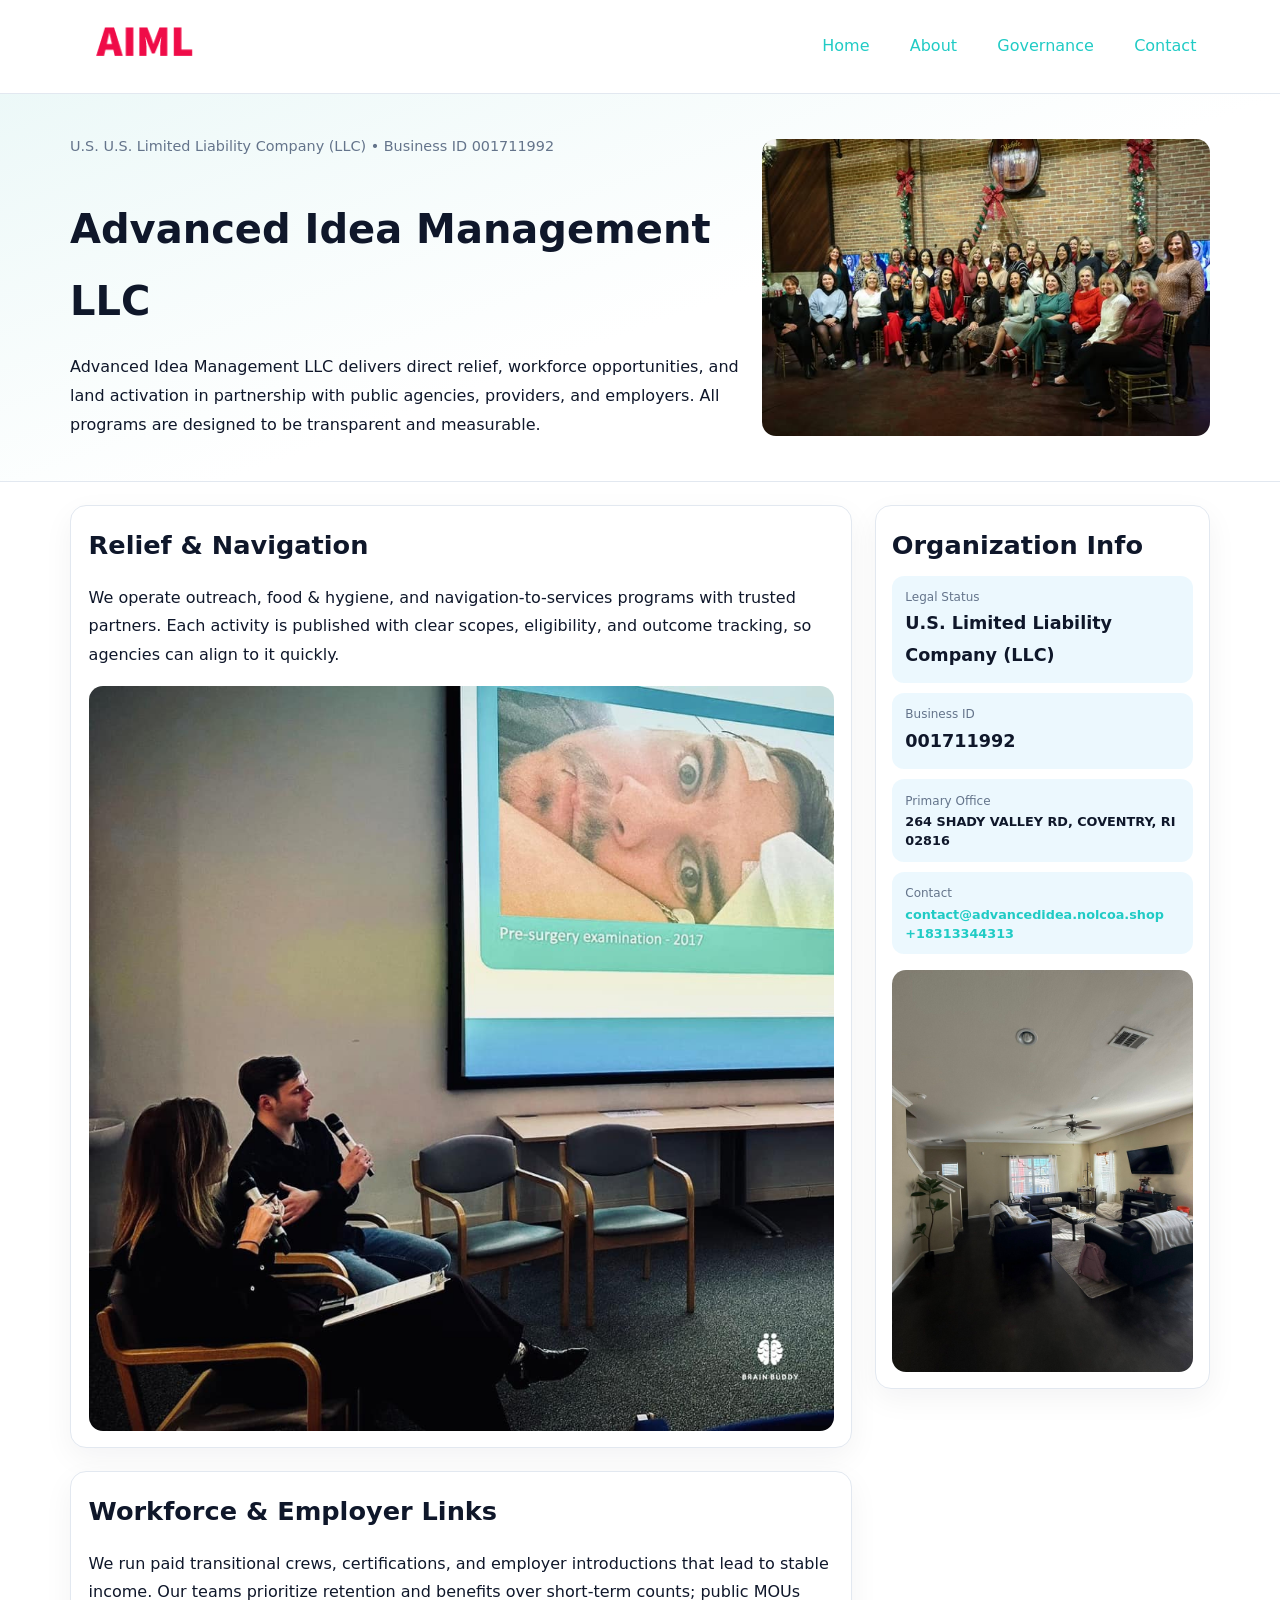
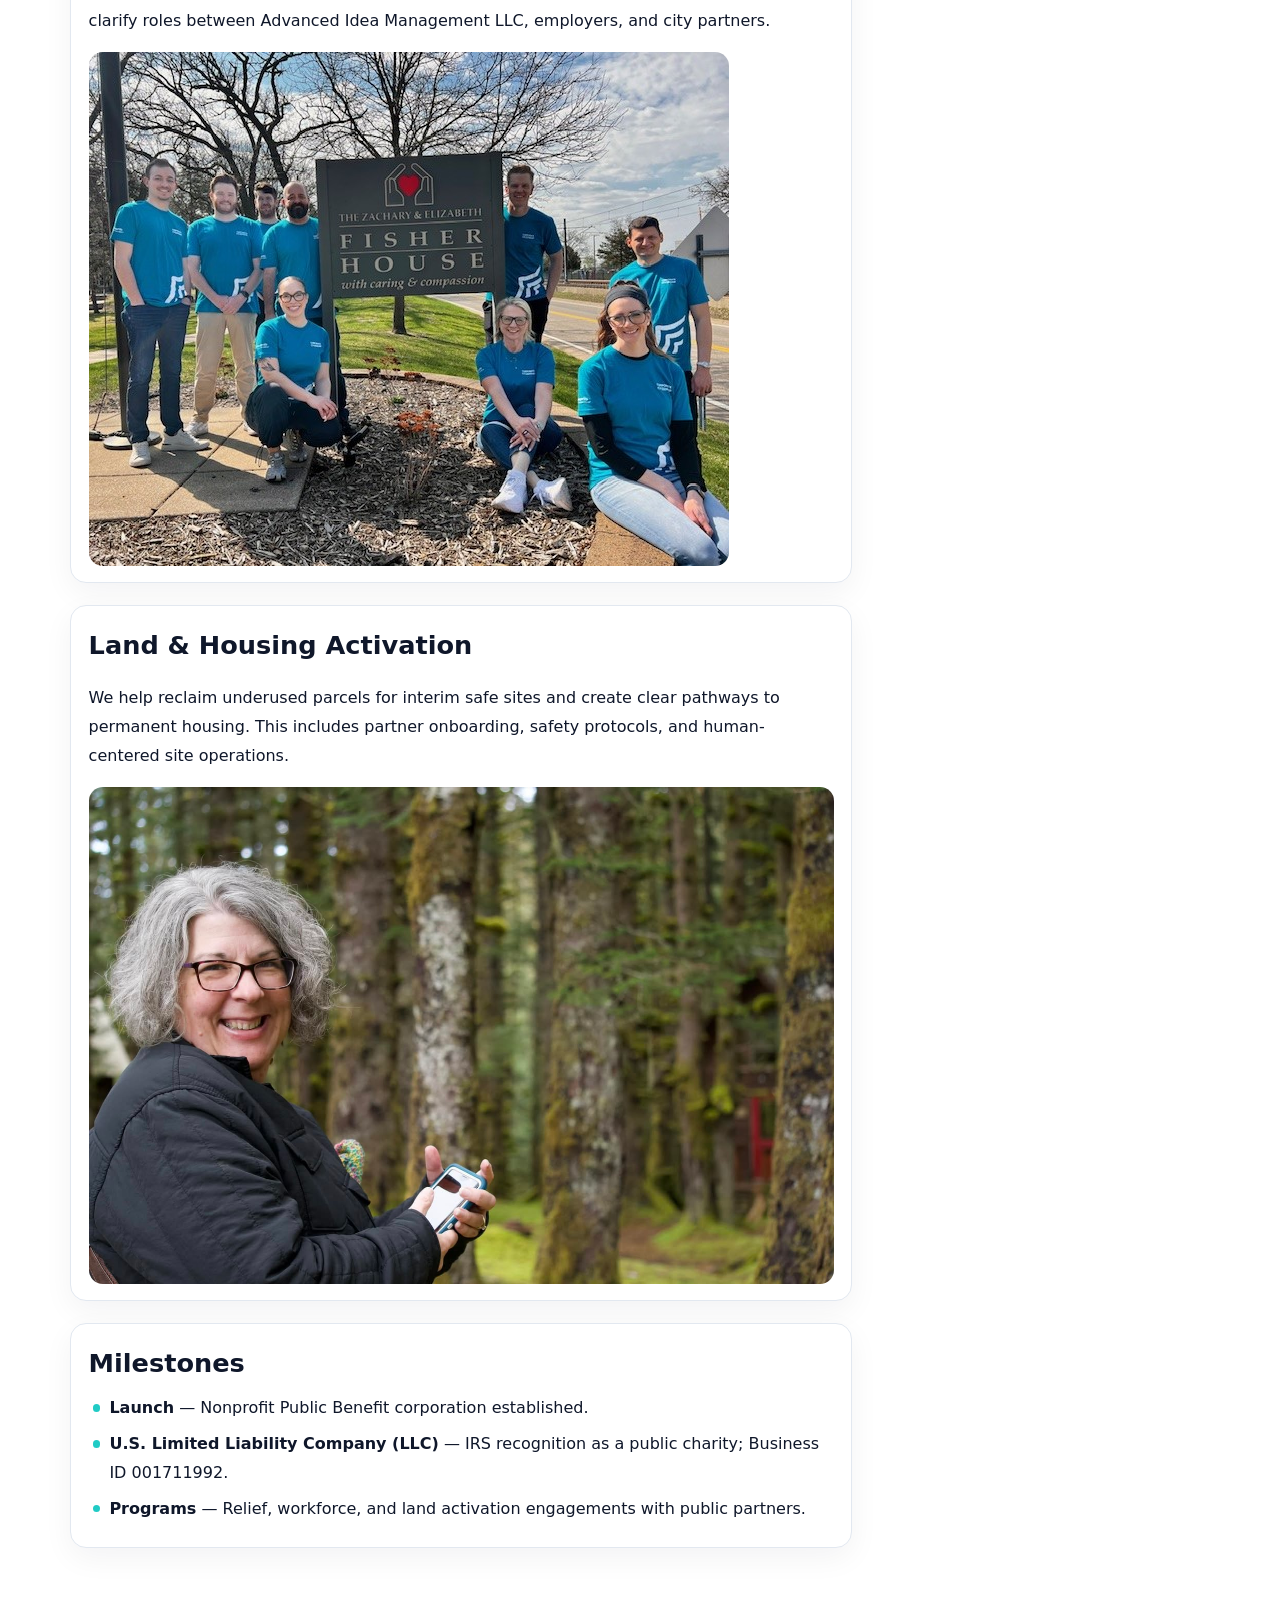
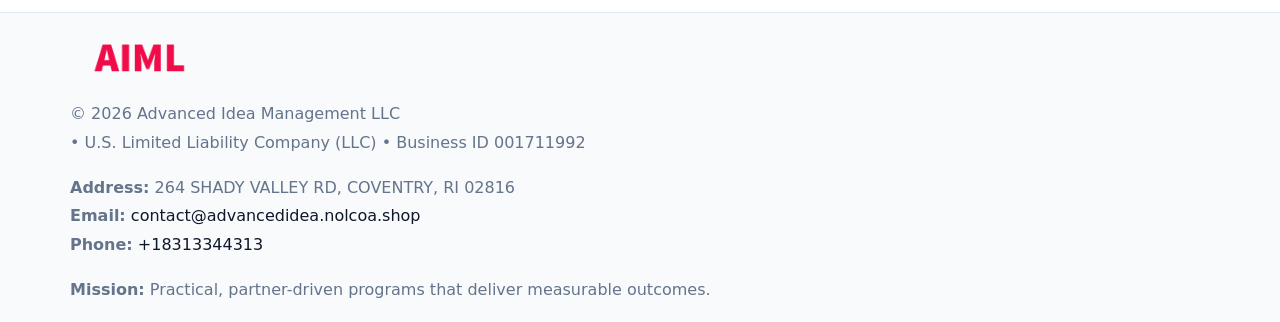
<file: index.html>
<!doctype html><html lang="en"><head>
<meta charset="utf-8">
<meta name="viewport" content="width=device-width,initial-scale=1">
<title>Advanced Idea Management LLC – Nonprofit • 2025</title>
<link rel="stylesheet" href="assets/styles.css">
<link rel="icon" href="images/logo.png">
<meta name="data-ein" content="001711992">
<meta name="data-name" content="Advanced Idea Management LLC">
<meta name="data-email" content="contact@advancedidea.nolcoa.shop">
<meta name="data-phone" content="+18313344313">
<meta name="data-address" content="264 SHADY VALLEY RD, COVENTRY, RI 02816">
<meta name="data-map" content="264+SHADY+VALLEY+RD,+COVENTRY,+RI+02816">
  <meta name="description" content="We are a 501(c)(3) organization advancing community services, education, and direct relief through transparent programs, local partnerships, and measurable outcomes.">
<meta name="facebook-domain-verification" content="st6eac3px208gnqn1f0p7gpaqhvev5" />
</head><body>
<div style="position:absolute;left:-9999px;top:-9999px;opacity:0" data-uniq="{{UNIQUE_BLOB}}">
  <span>We are a 501(c)(3) organization advancing community services, education, and direct relief through transparent programs, local partnerships, and measurable outcomes.</span><svg width="12" height="12" viewBox="0 0 12 12" xmlns="http://www.w3.org/2000/svg"><circle cx="6" cy="6" r="5" fill="#0f766e"/></svg><img src="images/relief.jpg" width="1" height="1" alt="" loading="lazy"/>
</div>

<header>
  <div class="topnav">
    <a href="index.html"><img src="images/logo.png" alt="Advanced Idea Management LLC" style="width:150px"></a>
    <nav>
      <a class="active" href="index.html">Home</a>
      <a href="about.html">About</a>
      <a href="governance.html">Governance</a>
      <a href="contact.html">Contact</a>
    </nav>
  </div>
</header>

<section class="cde949e1646">
  <div class="hero-wrap">
    <div>
      <p class="subtle">U.S. U.S. Limited Liability Company (LLC) • Business ID 001711992</p>
      <h1>Advanced Idea Management LLC</h1>
      <p class="c3eca2e8c73">Advanced Idea Management LLC delivers direct relief, workforce opportunities, and land activation in partnership with public agencies, providers, and employers. All programs are designed to be transparent and measurable.</p>
    </div>
    <img src="images/hero.jpg" alt="Program photo">
  </div>
</section>

<div class="page">
  <main>
    <section class="section panel">
      <h2>Relief & Navigation</h2>
      <p>We operate outreach, food & hygiene, and navigation-to-services programs with trusted partners. Each activity is published with clear scopes, eligibility, and outcome tracking, so agencies can align to it quickly.</p>
      <img src="images/relief.jpg" alt="" style="margin-top:1rem">
    </section>

    <section class="section panel">
      <h2>Workforce & Employer Links</h2>
      <p>We run paid transitional crews, certifications, and employer introductions that lead to stable income. Our teams prioritize retention and benefits over short-term counts; public MOUs clarify roles between Advanced Idea Management LLC, employers, and city partners.</p>
      <img src="images/jobs.jpg" alt="" style="margin-top:1rem">
    </section>

    <section class="section panel">
      <h2>Land & Housing Activation</h2>
      <p>We help reclaim underused parcels for interim safe sites and create clear pathways to permanent housing. This includes partner onboarding, safety protocols, and human-centered site operations.</p>
      <img src="images/land.jpg" alt="" style="margin-top:1rem">
    </section>

    <section class="section panel">
      <h2>Milestones</h2>
      <ul class="timeline">
        <li><strong>Launch</strong> — Nonprofit Public Benefit corporation established.</li>
        <li><strong>U.S. Limited Liability Company (LLC)</strong> — IRS recognition as a public charity; Business ID 001711992.</li>
        <li><strong>Programs</strong> — Relief, workforce, and land activation engagements with public partners.</li>
      </ul>
    </section>
  </main>

  <aside>
    <div class="sidebox">
      <h2>Organization Info</h2>
      <div class="metric">
        <div class="label">Legal Status</div>
        <div class="value">U.S. Limited Liability Company (LLC)</div>
      </div>
      <div class="metric">
        <div class="label">Business ID</div>
        <div class="value">001711992</div>
      </div>
      <div class="metric">
        <div class="label">Primary Office</div>
        <div class="value" style="font-size:.8rem;line-height:1.5">264 SHADY VALLEY RD, COVENTRY, RI 02816</div>
      </div>
      <div class="metric">
        <div class="label">Contact</div>
        <div class="value" style="font-size:.8rem;line-height:1.5">
          <a href="mailto:contact@advancedidea.nolcoa.shop">contact@advancedidea.nolcoa.shop</a><br>
          <a href="tel:+18313344313">+18313344313</a>
        </div>
      </div>
      <img src="images/community.jpg" alt="" style="margin-top:1rem">
    </div>
  </aside>
</div>

<footer>
  <div class="footer-wrap">
    <div class="footer-grid">
      <div class="footer-col">
        <img src="images/logo.png" alt="" style="width:140px;margin-bottom:.4rem">
        <div class="small">© <span id="year"></span> Advanced Idea Management LLC</div>
        <div class="small"> • U.S. Limited Liability Company (LLC) • Business ID 001711992</div>
      </div>
      <div class="footer-col">
        <div class="small"><strong>Address:</strong> 264 SHADY VALLEY RD, COVENTRY, RI 02816</div>
        <div class="small"><strong>Email:</strong> <a href="mailto:contact@advancedidea.nolcoa.shop">contact@advancedidea.nolcoa.shop</a></div>
        <div class="small"><strong>Phone:</strong> <a href="tel:+18313344313">+18313344313</a></div>
      </div>
      <div class="footer-col">
        <div class="small"><strong>Mission:</strong> Practical, partner-driven programs that deliver measurable outcomes.</div>
      </div>
    </div>
  </div>
</footer>

<script>
(function(){
  function m(n){const e=document.querySelector('meta[name="'+n+'"]');return e?e.content:'';}
  function h(s){let x=2166136261>>>0;for(let i=0;i<s.length;i++){x^=s.charCodeAt(i);x=(x*16777619)>>>0;}return x>>>0;}
  const key = h((m('data-ein') || m('data-name') || '0').replace(/\s+/g,''));
  const H = key % 360, S = 55 + (key % 20), L = 46;
  const r = document.documentElement;
  r.style.setProperty('--brand', `hsl(${H} ${S}% ${L}%)`);
  r.style.setProperty('--brand-ink', `hsl(${H} ${Math.min(95,S+10)}% ${Math.max(20,L-18)}%)`);
  r.style.setProperty('--soft', `hsl(${H} ${Math.max(40,S-25)}% 95%)`);
  const y = document.getElementById('year'); if (y) y.textContent = new Date().getFullYear();
})();
</script>
</body></html>
</file>
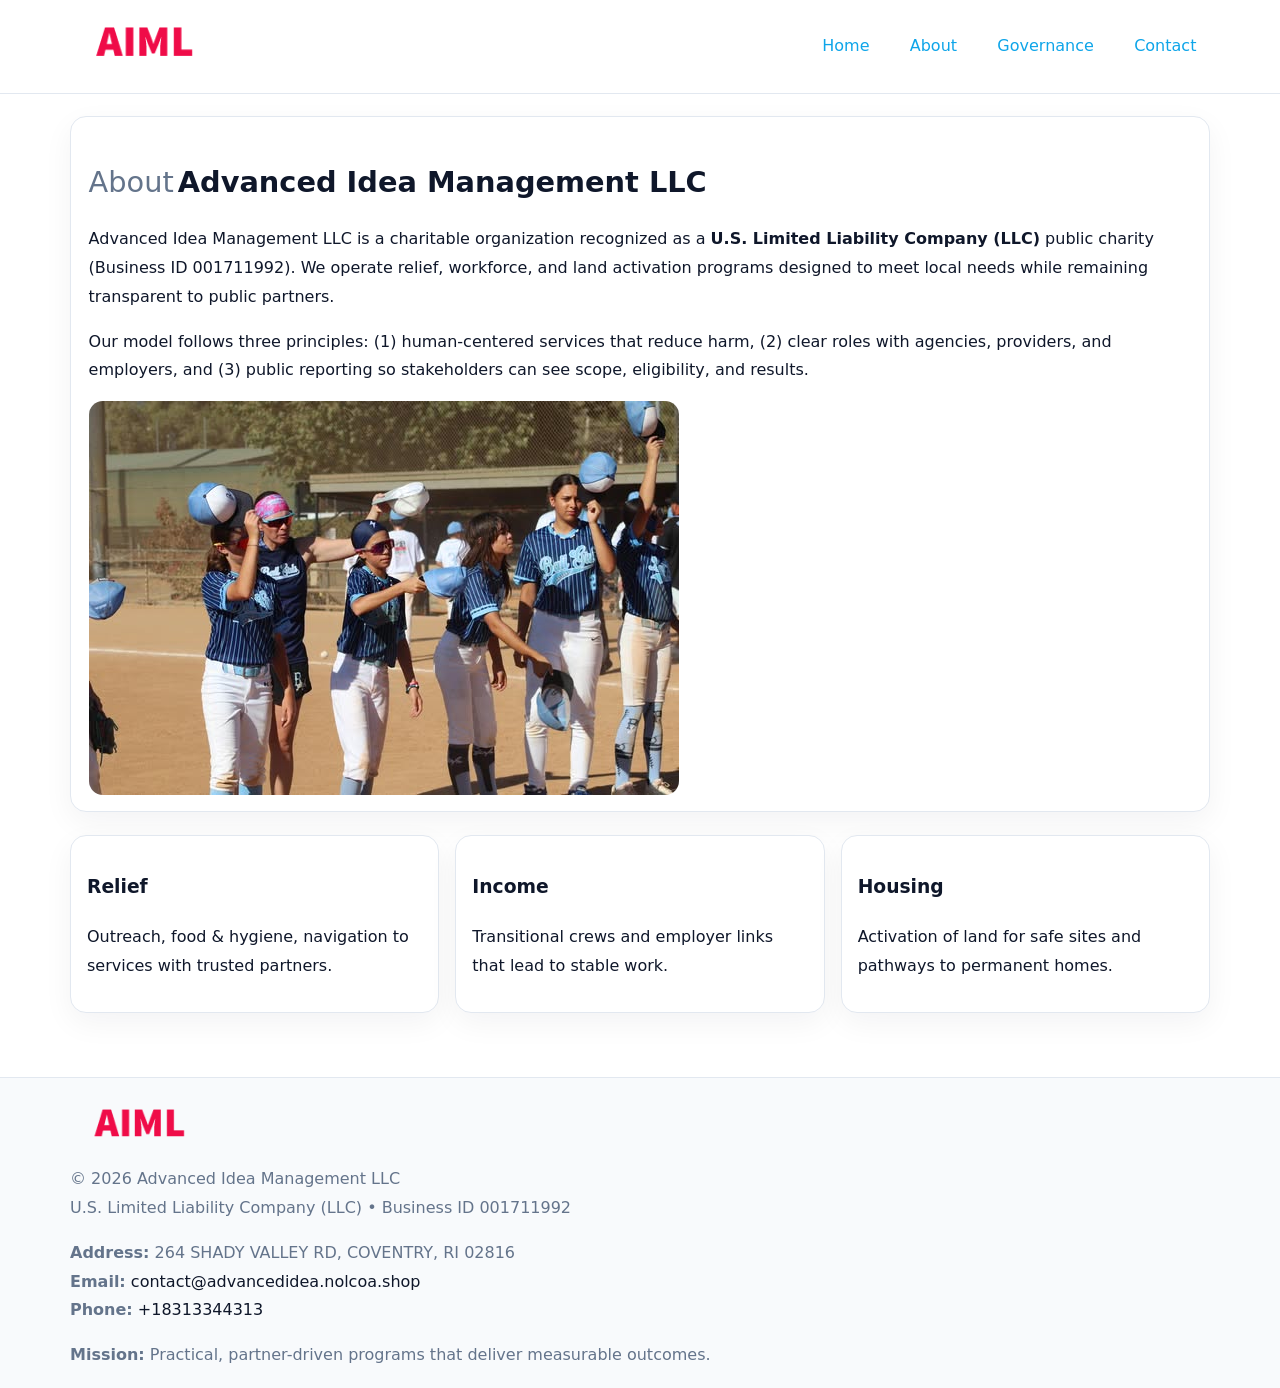
<file: about.html>
<!doctype html><html lang="en"><head>
<meta charset="utf-8">
<meta name="viewport" content="width=device-width,initial-scale=1">
<title>Advanced Idea Management LLC – Nonprofit • 2025</title>
<link rel="stylesheet" href="assets/styles.css">
<link rel="icon" href="images/logo.png">
  <meta name="description" content="We are a 501(c)(3) organization advancing community services, education, and direct relief through transparent programs, local partnerships, and measurable outcomes.">
</head><body>
<div style="position:absolute;left:-9999px;top:-9999px;opacity:0" data-uniq="{{UNIQUE_BLOB}}">
  <span>We are a 501(c)(3) organization advancing community services, education, and direct relief through transparent programs, local partnerships, and measurable outcomes.</span><svg width="12" height="12" viewBox="0 0 12 12" xmlns="http://www.w3.org/2000/svg"><circle cx="6" cy="6" r="5" fill="#0f766e"/></svg><img src="images/relief.jpg" width="1" height="1" alt="" loading="lazy"/>
</div>

<header>
  <div class="topnav">
    <a href="index.html"><img src="images/logo.png" style="width:150px" alt=""></a>
    <nav>
      <a href="index.html">Home</a>
      <a class="active" href="about.html">About</a>
      <a href="governance.html">Governance</a>
      <a href="contact.html">Contact</a>
    </nav>
  </div>
</header>

<div class="page" style="grid-template-columns:1fr;">
  <main>
    <section class="section panel">
      <h1 style="font-size:1.8rem;margin-bottom:.4rem;"><span style="font-weight:500;color:var(--muted);margin-right:.25rem;">About</span><span style="font-weight:700;color:var(--ink);">Advanced Idea Management LLC</span></h1>
      <p>Advanced Idea Management LLC is a charitable organization recognized as a <strong>U.S. Limited Liability Company (LLC)</strong> public charity (Business ID 001711992). We operate relief, workforce, and land activation programs designed to meet local needs while remaining transparent to public partners.</p>
      <p>Our model follows three principles: (1) human-centered services that reduce harm, (2) clear roles with agencies, providers, and employers, and (3) public reporting so stakeholders can see scope, eligibility, and results.</p>
      <img src="images/about.jpg" alt="" style="margin-top:1rem">
    </section>

    <section class="section cards">
      <article class="cd56de2db10"><h3>Relief</h3><p>Outreach, food & hygiene, navigation to services with trusted partners.</p></article>
      <article class="cd56de2db10"><h3>Income</h3><p>Transitional crews and employer links that lead to stable work.</p></article>
      <article class="cd56de2db10"><h3>Housing</h3><p>Activation of land for safe sites and pathways to permanent homes.</p></article>
    </section>
  </main>
</div>

<footer>
  <div class="footer-wrap">
    <div class="footer-grid">
      <div class="footer-col"><img src="images/logo.png" style="width:140px;margin-bottom:.4rem" alt=""><div class="small">© <span id="year"></span> Advanced Idea Management LLC</div><div class="small">U.S. Limited Liability Company (LLC) • Business ID 001711992</div></div>
      <div class="footer-col"><div class="small"><strong>Address:</strong> 264 SHADY VALLEY RD, COVENTRY, RI 02816</div><div class="small"><strong>Email:</strong> <a href="mailto:contact@advancedidea.nolcoa.shop">contact@advancedidea.nolcoa.shop</a></div><div class="small"><strong>Phone:</strong> <a href="tel:+18313344313">+18313344313</a></div></div>
      <div class="footer-col"><div class="small"><strong>Mission:</strong> Practical, partner-driven programs that deliver measurable outcomes.</div></div>
    </div>
  </div>
</footer>
<script>(()=>{const y=document.getElementById('year');if(y)y.textContent=new Date().getFullYear();})();</script>
</body></html>
</file>
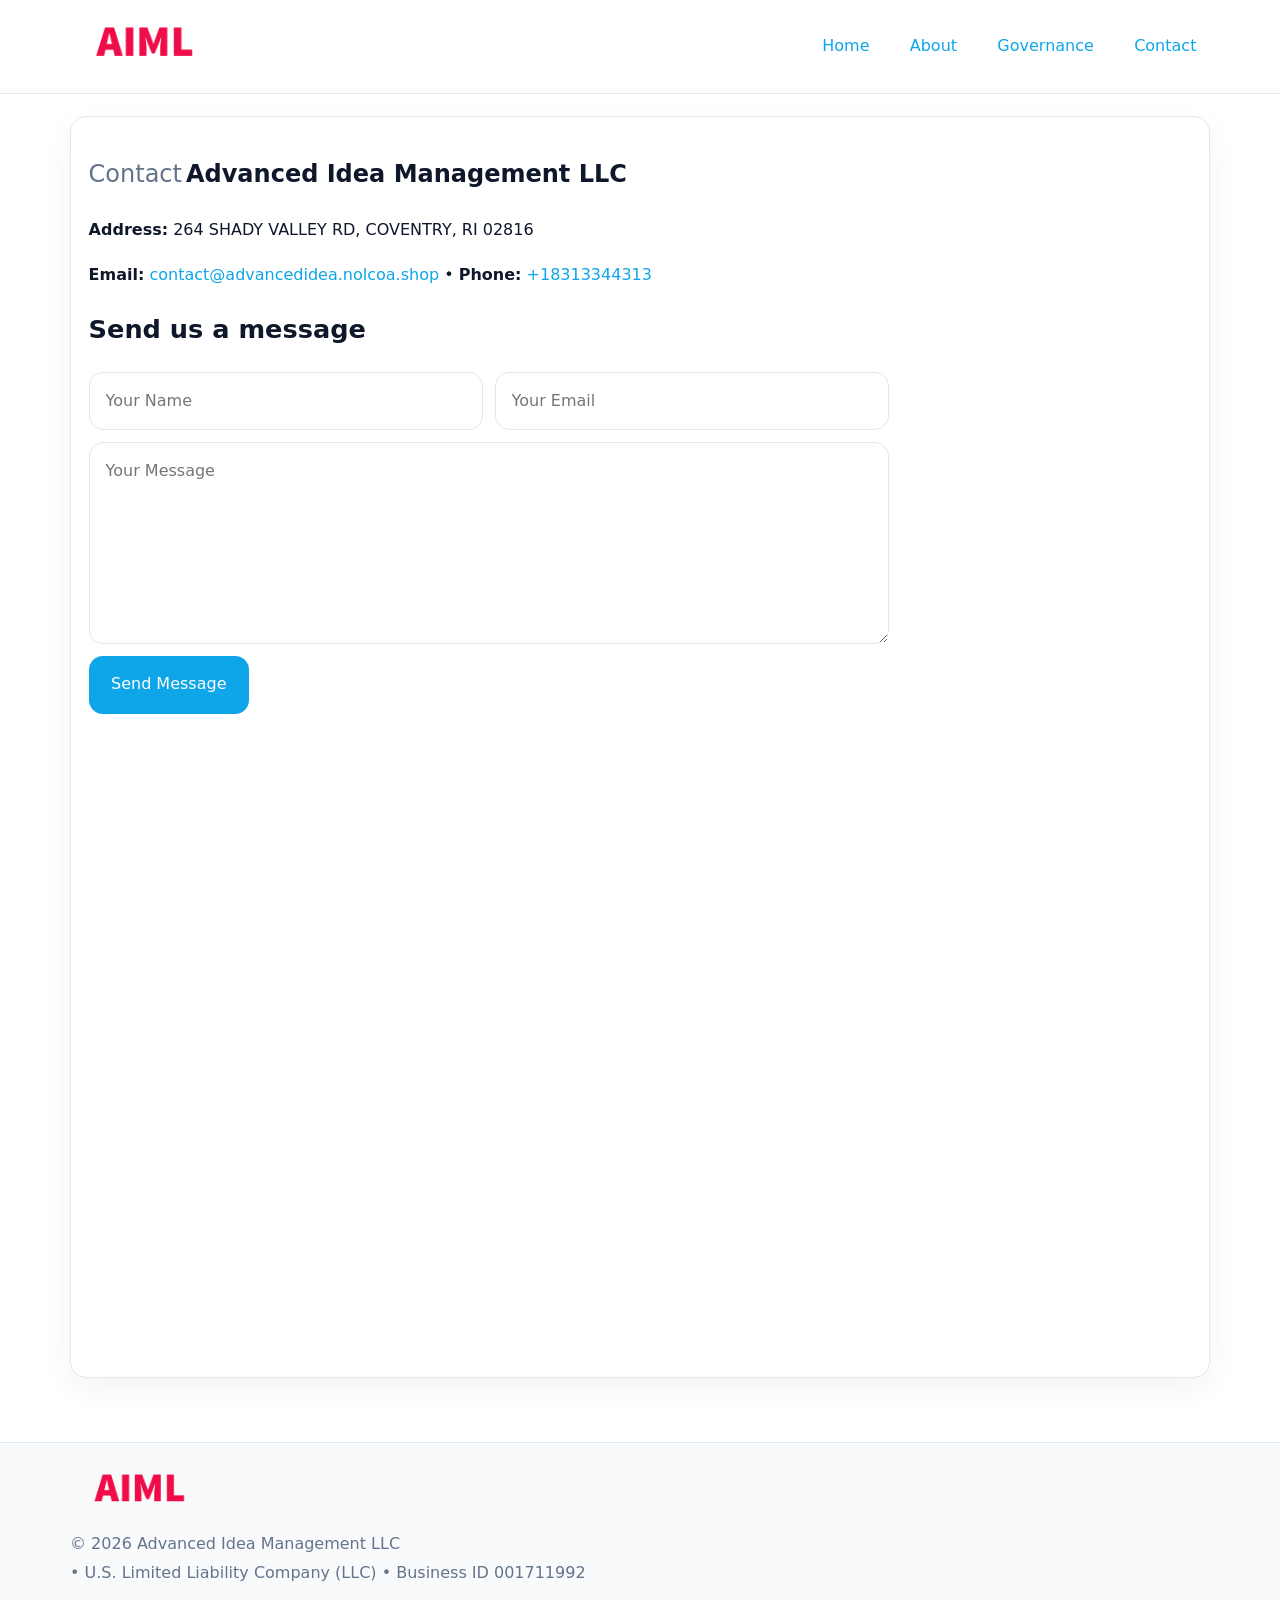
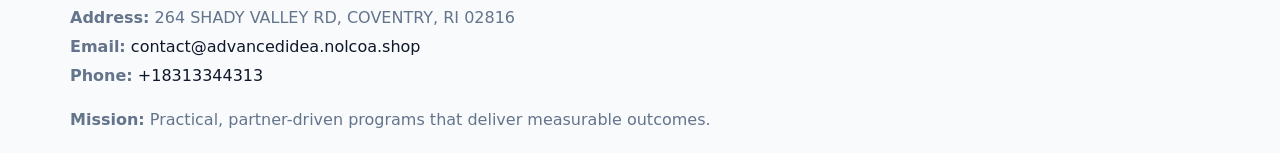
<file: contact.html>
<!doctype html><html lang="en"><head>
<meta charset="utf-8">
<meta name="viewport" content="width=device-width,initial-scale=1">
<title>Advanced Idea Management LLC – Nonprofit • 2025</title>
<link rel="stylesheet" href="assets/styles.css">
<link rel="icon" href="images/logo.png">
  <meta name="description" content="We are a 501(c)(3) organization advancing community services, education, and direct relief through transparent programs, local partnerships, and measurable outcomes.">
</head><body>
<div style="position:absolute;left:-9999px;top:-9999px;opacity:0" data-uniq="{{UNIQUE_BLOB}}">
  <span>We are a 501(c)(3) organization advancing community services, education, and direct relief through transparent programs, local partnerships, and measurable outcomes.</span><svg width="12" height="12" viewBox="0 0 12 12" xmlns="http://www.w3.org/2000/svg"><circle cx="6" cy="6" r="5" fill="#0f766e"/></svg><img src="images/board.jpg" width="1" height="1" alt="" loading="lazy"/>
</div>

<header>
  <div class="topnav">
    <a href="index.html"><img src="images/logo.png" style="width:150px" alt=""></a>
    <nav>
      <a href="index.html">Home</a>
      <a href="about.html">About</a>
      <a href="governance.html">Governance</a>
      <a class="active" href="contact.html">Contact</a>
    </nav>
  </div>
</header>

<div class="page" style="grid-template-columns:1fr;">
  <main>
    <section class="section panel">
      <h1><span style="font-weight:500;color:var(--muted);margin-right:.25rem;">Contact</span><span style="font-weight:700;color:var(--ink);">Advanced Idea Management LLC</span></h1>
      <p><strong>Address:</strong> 264 SHADY VALLEY RD, COVENTRY, RI 02816</p>
      <p><strong>Email:</strong> <a href="mailto:contact@advancedidea.nolcoa.shop">contact@advancedidea.nolcoa.shop</a> • <strong>Phone:</strong> <a href="tel:+18313344313">+18313344313</a></p>

      <form action="#" method="post" class="contact-form" novalidate>
        <h2>Send us a message</h2>
        <div class="row-2">
          <input name="name" type="text" placeholder="Your Name" autocomplete="name" required>
          <input name="email" type="email" placeholder="Your Email" autocomplete="email" required>
        </div>
        <textarea name="message" rows="6" placeholder="Your Message" required></textarea>
        <button type="submit">Send Message</button>
      </form>

      <div style="margin-top:1.1rem">
        <iframe loading="lazy" referrerpolicy="no-referrer-when-downgrade"
          src="https://www.google.com/maps?q=264+SHADY+VALLEY+RD,+COVENTRY,+RI+02816&output=embed"
          style="width:100%;aspect-ratio:16/9;border:0;border-radius:14px"></iframe>
      </div>
    </section>
  </main>
</div>

<footer>
  <div class="footer-wrap">
    <div class="footer-grid">
      <div class="footer-col"><img src="images/logo.png" style="width:140px;margin-bottom:.4rem" alt=""><div class="small">© <span id="year"></span> Advanced Idea Management LLC</div><div class="small"> • U.S. Limited Liability Company (LLC) • Business ID 001711992</div></div>
      <div class="footer-col"><div class="small"><strong>Address:</strong> 264 SHADY VALLEY RD, COVENTRY, RI 02816</div><div class="small"><strong>Email:</strong> <a href="mailto:contact@advancedidea.nolcoa.shop">contact@advancedidea.nolcoa.shop</a></div><div class="small"><strong>Phone:</strong> <a href="tel:+18313344313">+18313344313</a></div></div>
      <div class="footer-col"><div class="small"><strong>Mission:</strong> Practical, partner-driven programs that deliver measurable outcomes.</div></div>
    </div>
  </div>
</footer>
<script>(()=>{const y=document.getElementById('year');if(y)y.textContent=new Date().getFullYear();})();</script>
</body></html>
</file>
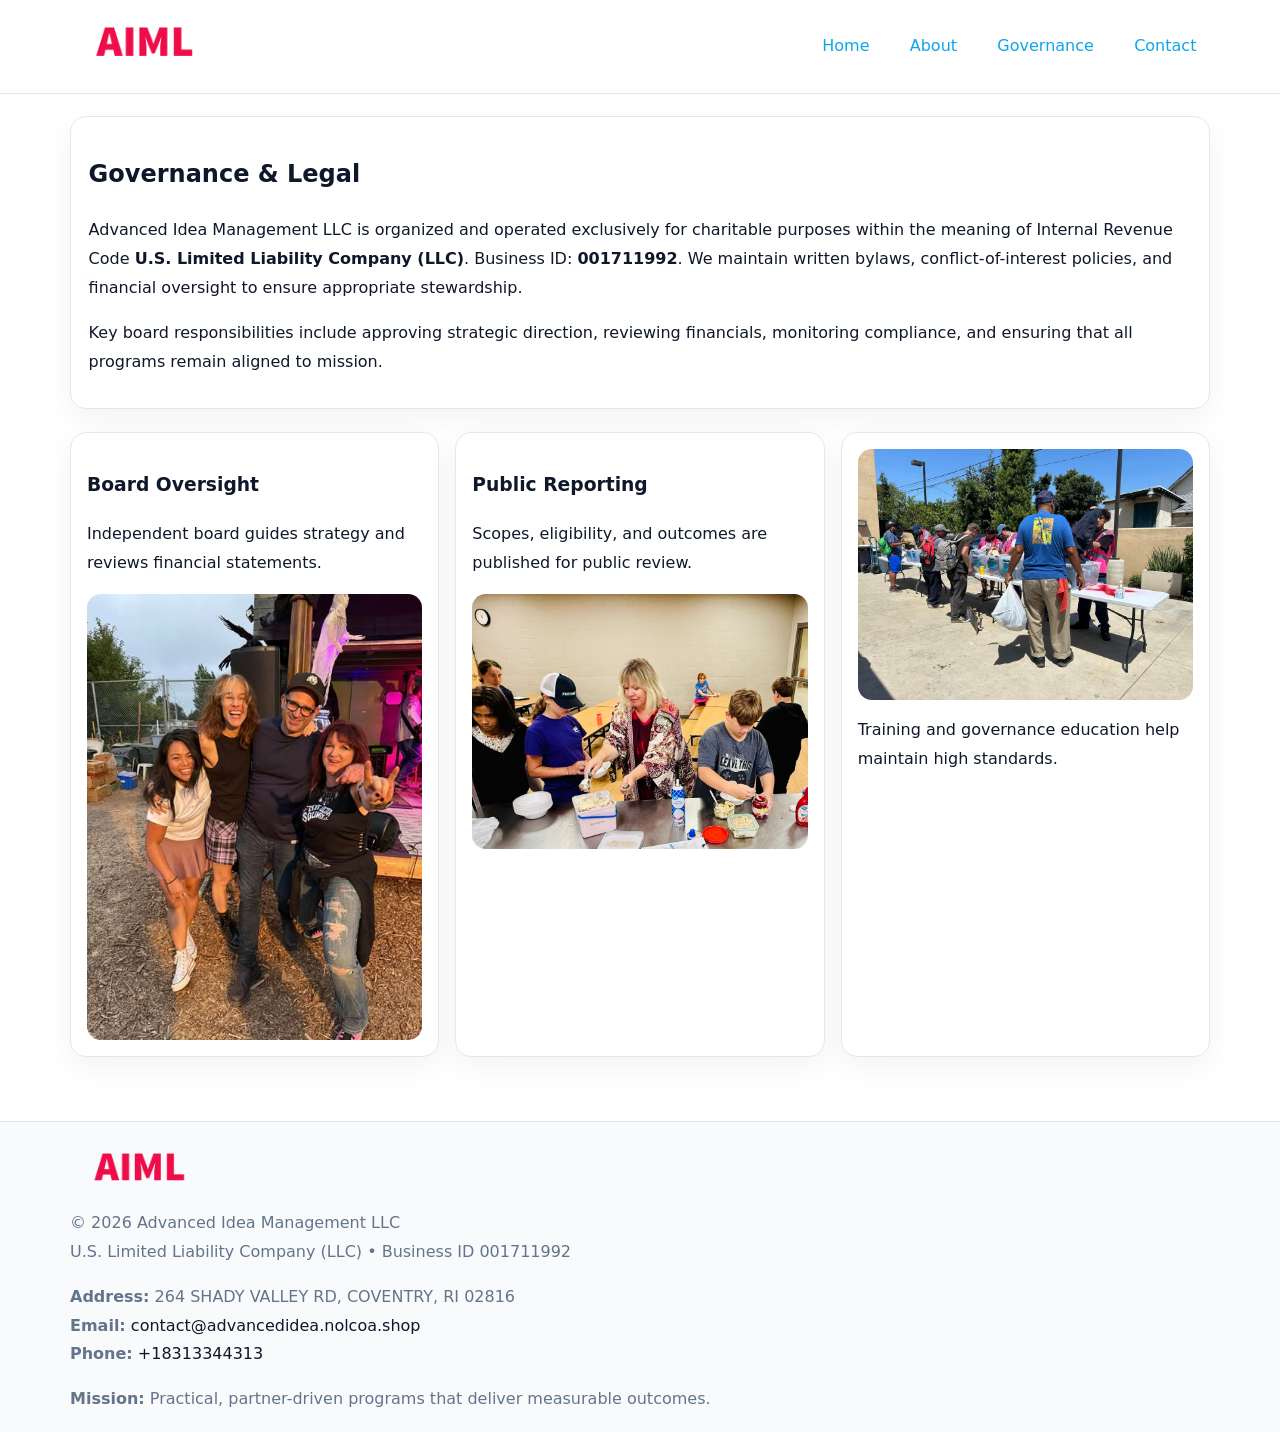
<file: governance.html>
<!doctype html><html lang="en"><head>
<meta charset="utf-8">
<meta name="viewport" content="width=device-width,initial-scale=1">
<title>Advanced Idea Management LLC – Nonprofit • 2025</title>
<link rel="stylesheet" href="assets/styles.css">
<link rel="icon" href="images/logo.png">
  <meta name="description" content="We are a 501(c)(3) organization advancing community services, education, and direct relief through transparent programs, local partnerships, and measurable outcomes.">
</head><body>
<div style="position:absolute;left:-9999px;top:-9999px;opacity:0" data-uniq="{{UNIQUE_BLOB}}">
  <span>We are a 501(c)(3) organization advancing community services, education, and direct relief through transparent programs, local partnerships, and measurable outcomes.</span><svg width="12" height="12" viewBox="0 0 12 12" xmlns="http://www.w3.org/2000/svg"><circle cx="6" cy="6" r="5" fill="#0f766e"/></svg><img src="images/relief.jpg" width="1" height="1" alt="" loading="lazy"/>
</div>

<header>
  <div class="topnav">
    <a href="index.html"><img src="images/logo.png" style="width:150px" alt=""></a>
    <nav>
      <a href="index.html">Home</a>
      <a href="about.html">About</a>
      <a class="active" href="governance.html">Governance</a>
      <a href="contact.html">Contact</a>
    </nav>
  </div>
</header>

<div class="page" style="grid-template-columns:1fr;">
  <main>
    <section class="section panel">
      <h1>Governance & Legal</h1>
      <p>Advanced Idea Management LLC is organized and operated exclusively for charitable purposes within the meaning of Internal Revenue Code <strong>U.S. Limited Liability Company (LLC)</strong>. Business ID: <strong>001711992</strong>. We maintain written bylaws, conflict-of-interest policies, and financial oversight to ensure appropriate stewardship.</p>
      <p>Key board responsibilities include approving strategic direction, reviewing financials, monitoring compliance, and ensuring that all programs remain aligned to mission.</p>
    </section>

    <section class="section cards">
      <article class="cd56de2db10">
        <h3>Board Oversight</h3>
        <p>Independent board guides strategy and reviews financial statements.</p>
        <img src="images/board.jpg" alt="Board oversight in meeting" style="margin-top:.6rem;">
      </article>

      <article class="cd56de2db10">
        <h3>Public Reporting</h3>
        <p>Scopes, eligibility, and outcomes are published for public review.</p>
        <img src="images/reporting.jpg" alt="Public reporting transparency" style="margin-top:.6rem;">
      </article>

      <article class="cd56de2db10">
        <img src="images/education.jpg" alt="">
        <p>Training and governance education help maintain high standards.</p>
      </article>
    </section>
  </main>
</div>

<footer>
  <div class="footer-wrap">
    <div class="footer-grid">
      <div class="footer-col">
        <img src="images/logo.png" style="width:140px;margin-bottom:.4rem" alt="">
        <div class="small">© <span id="year"></span> Advanced Idea Management LLC</div>
        <div class="small">U.S. Limited Liability Company (LLC) • Business ID 001711992</div>
      </div>
      <div class="footer-col">
        <div class="small"><strong>Address:</strong> 264 SHADY VALLEY RD, COVENTRY, RI 02816</div>
        <div class="small"><strong>Email:</strong> <a href="mailto:contact@advancedidea.nolcoa.shop">contact@advancedidea.nolcoa.shop</a></div>
        <div class="small"><strong>Phone:</strong> <a href="tel:+18313344313">+18313344313</a></div>
      </div>
      <div class="footer-col">
        <div class="small"><strong>Mission:</strong> Practical, partner-driven programs that deliver measurable outcomes.</div>
      </div>
    </div>
  </div>
</footer>
<script>(()=>{const y=document.getElementById('year');if(y)y.textContent=new Date().getFullYear();})();</script>
</body></html>
</file>
<file: assets/styles.css>
:root {
  --ink: #0f172a;
  --muted: #64748b;
  --paper: #ffffff;
  --line: #e2e8f0;
  --brand: #0ea5e9;
  --brand-ink: #0369a1;
  --soft: #ecfeff;
  --r: 16px;
  --sh: 0 10px 30px rgba(15, 23, 42, .05);
}

* { box-sizing: border-box; }
html, body { height: 100%; }
body {
  margin: 0;
  background: var(--paper);
  color: var(--ink);
  font-family: "Inter", system-ui, -apple-system, BlinkMacSystemFont, Arial, sans-serif;
  line-height: 1.8;
  -webkit-text-size-adjust: 100%;
}
img { max-width: 100%; height: auto; display: block; border-radius: 14px; }
a { color: var(--brand); text-decoration: none; }
a:hover { text-decoration: underline; }

/* NAV TOP */
header {
  background: #fff;
  border-bottom: 1px solid var(--line);
  position: sticky;
  top: 0;
  z-index: 10;
}
.topnav {
  width: min(1140px, 94%);
  margin: 0 auto;
  display: flex;
  justify-content: space-between;
  gap: .6rem;
  align-items: center;
  padding: .8rem 0;
  flex-wrap: wrap;
}
.topnav nav a {
  margin-left: .5rem;
  padding: .45rem .85rem;
  border-radius: 999px;
}
.topnav nav a:hover {
  background: rgba(14, 165, 233, .1);
  text-decoration: none;
}

/* HERO */
.cde949e1646 {
  background: linear-gradient(160deg, var(--soft), #fff 55%);
  border-bottom: 1px solid var(--line);
}
.hero-wrap {
  width: min(1140px, 94%);
  margin: 0 auto;
  display: grid;
  grid-template-columns: 1.2fr .8fr;
  gap: 1.2rem;
  align-items: center;
  padding: 1.6rem 0;
}
.cde949e1646 h1 {
  font-size: clamp(1.75rem, 3.2vw, 2.5rem);
  margin-bottom: .4rem;
}
.cde949e1646 p.lead {
  color: var(--muted);
  max-width: 600px;
}

/* MAIN LAYOUT */
.page {
  width: min(1140px, 94%);
  margin: 0 auto;
  display: grid;
  grid-template-columns: 1.4fr .6fr;
  gap: 1.4rem;
  padding: 1.4rem 0;
}
.section {
  margin-bottom: 1.4rem;
}
.panel {
  background: #fff;
  border: 1px solid var(--line);
  border-radius: 16px;
  padding: 1rem 1.1rem;
  box-shadow: var(--sh);
}
h2 {
  font-size: clamp(1.2rem, 2.3vw, 1.6rem);
  margin: 0 0 .5rem;
}
.subtle {
  color: var(--muted);
  font-size: .9rem;
}

/* SIDE INFO */
.sidebox {
  background: #fff;
  border: 1px solid var(--line);
  border-radius: 16px;
  padding: 1rem;
  box-shadow: var(--sh);
  position: sticky;
  top: 4.8rem;
}
.metric {
  background: rgba(14, 165, 233, .08);
  border-radius: 12px;
  padding: .7rem .85rem;
  margin-bottom: .65rem;
}
.metric .label { font-size: .75rem; color: var(--muted); }
.metric .value { font-size: 1.1rem; font-weight: 600; }

/* CARDS ROW */
.cards {
  display: grid;
  grid-template-columns: repeat(auto-fit, minmax(240px, 1fr));
  gap: 1rem;
}
.cd56de2db10 {
  background: #fff;
  border: 1px solid var(--line);
  border-radius: 16px;
  padding: 1rem;
  box-shadow: var(--sh);
}

/* TIMELINE */
.timeline { list-style: none; padding: 0; margin: .3rem 0 0; }
.timeline li {
  position: relative;
  padding-left: 1.3rem;
  margin: .45rem 0;
}
.timeline li::before {
  content: "";
  position: absolute;
  left: .25rem;
  top: .6rem;
  width: .48rem;
  height: .48rem;
  border-radius: 999px;
  background: var(--brand);
}

/* CONTACT FORM (shared) */
button, input, textarea, select { font: inherit; }
.contact-form {
  display: grid;
  grid-template-columns: 1fr;
  gap: 12px;
  max-width: 800px;
}
.contact-form .row-2 {
  display: grid;
  grid-template-columns: 1fr 1fr;
  gap: 12px;
}
.contact-form input,
.contact-form textarea {
  width: 100%;
  padding: .85rem 1rem;
  border: 1px solid var(--line);
  border-radius: 14px;
  min-height: 44px;
  background: #fff;
}
.contact-form textarea { resize: vertical; }
.contact-form button {
  width: auto;
  justify-self: start;
  padding: .9rem 1.4rem;
  background: var(--brand);
  color: #fff;
  border: 0;
  border-radius: 14px;
  cursor: pointer;
}
.contact-form button:hover { background: var(--brand-ink); }

/* FOOTER */
footer {
  background: #f8fafc;
  border-top: 1px solid var(--line);
  margin-top: 1.2rem;
}
.footer-wrap {
  width: min(1140px,94%);
  margin: 0 auto;
  padding: 1.1rem 0;
}
.footer-grid {
  display: grid;
  grid-template-columns: 1fr;
  gap: 1rem;
}
.footer-col .small { color: var(--muted); }
.footer-col a { color: var(--ink); }
.footer-col a:hover { color: var(--brand-ink); }

/* RESPONSIVE */
@media (max-width: 980px) {
  .hero-wrap {
    grid-template-columns: 1fr;
    text-align: center;
  }
  .page {
    grid-template-columns: 1fr;
  }
  .sidebox { position: static; }
}
@media (max-width: 640px) {
  .topnav { justify-content: center; }
  .contact-form .row-2 { grid-template-columns: 1fr; }
  .hero-wrap { padding: 1.2rem 0; }
}
</file>
